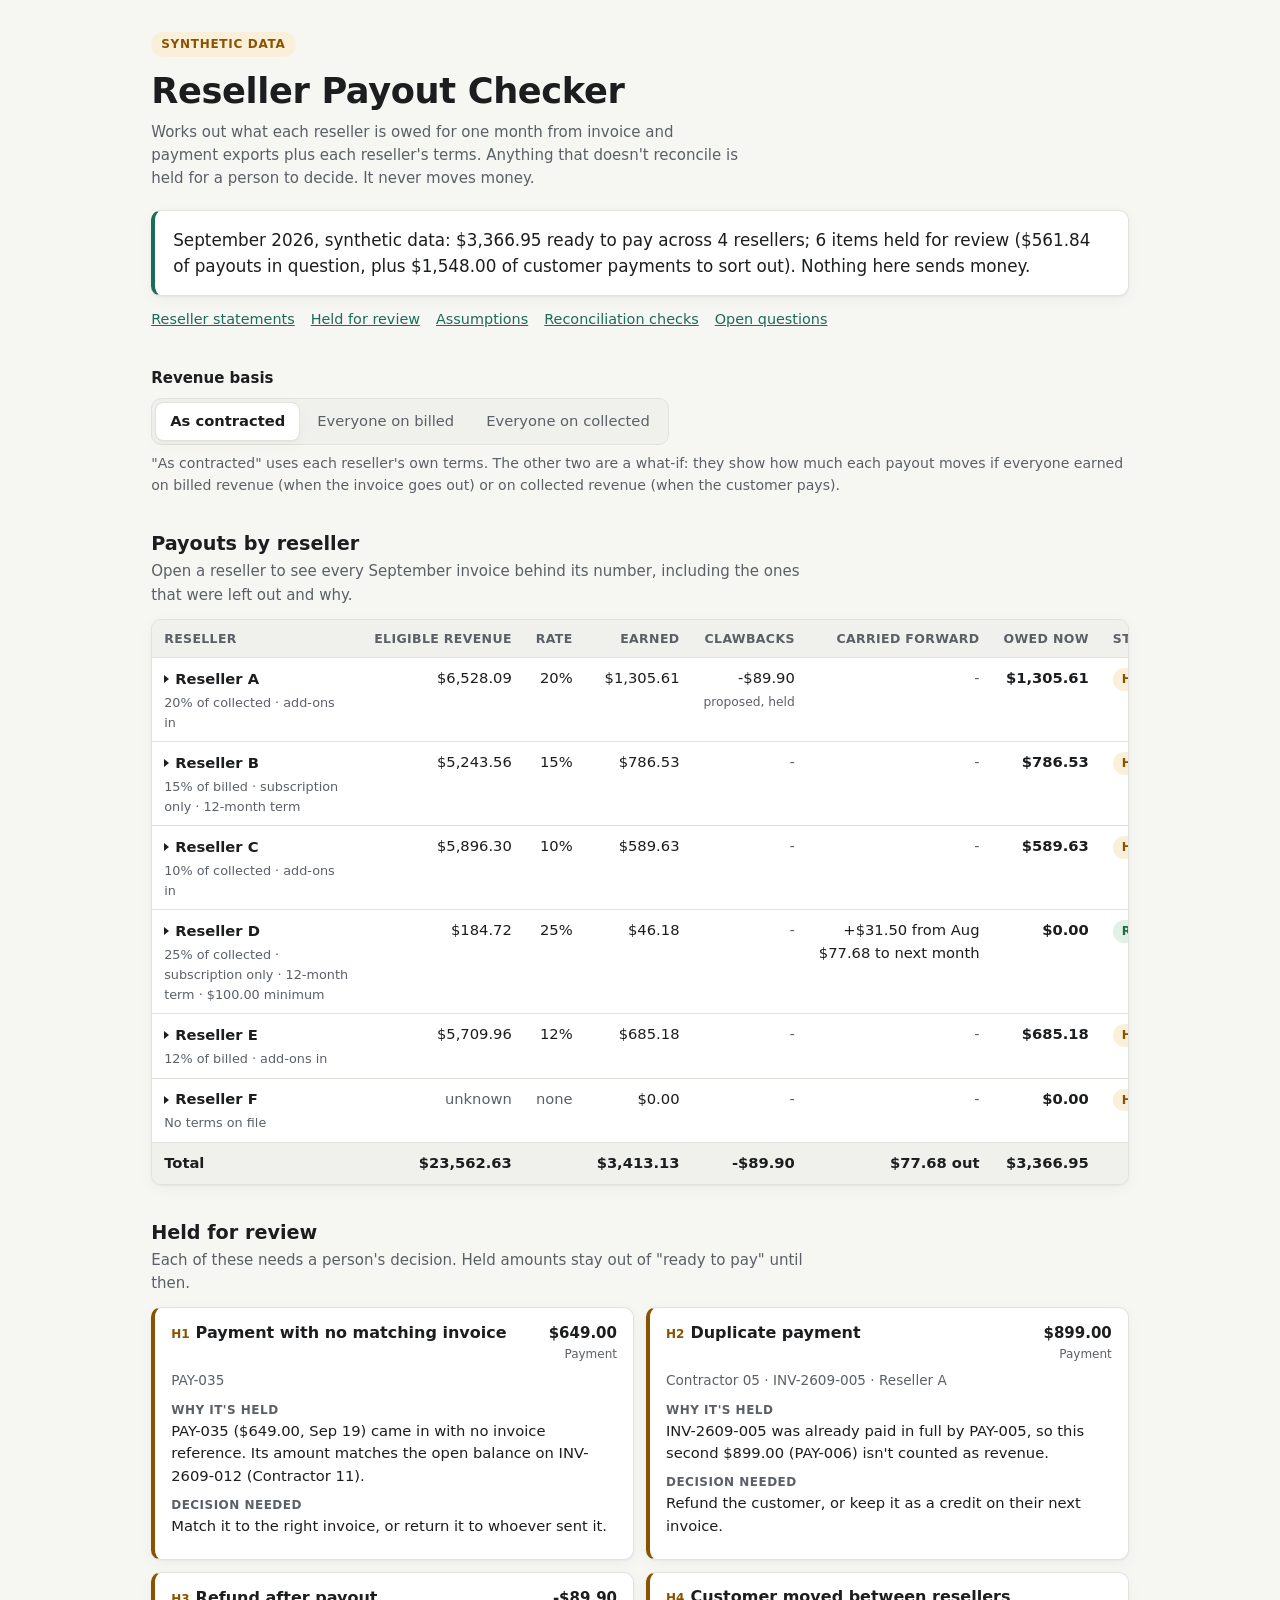
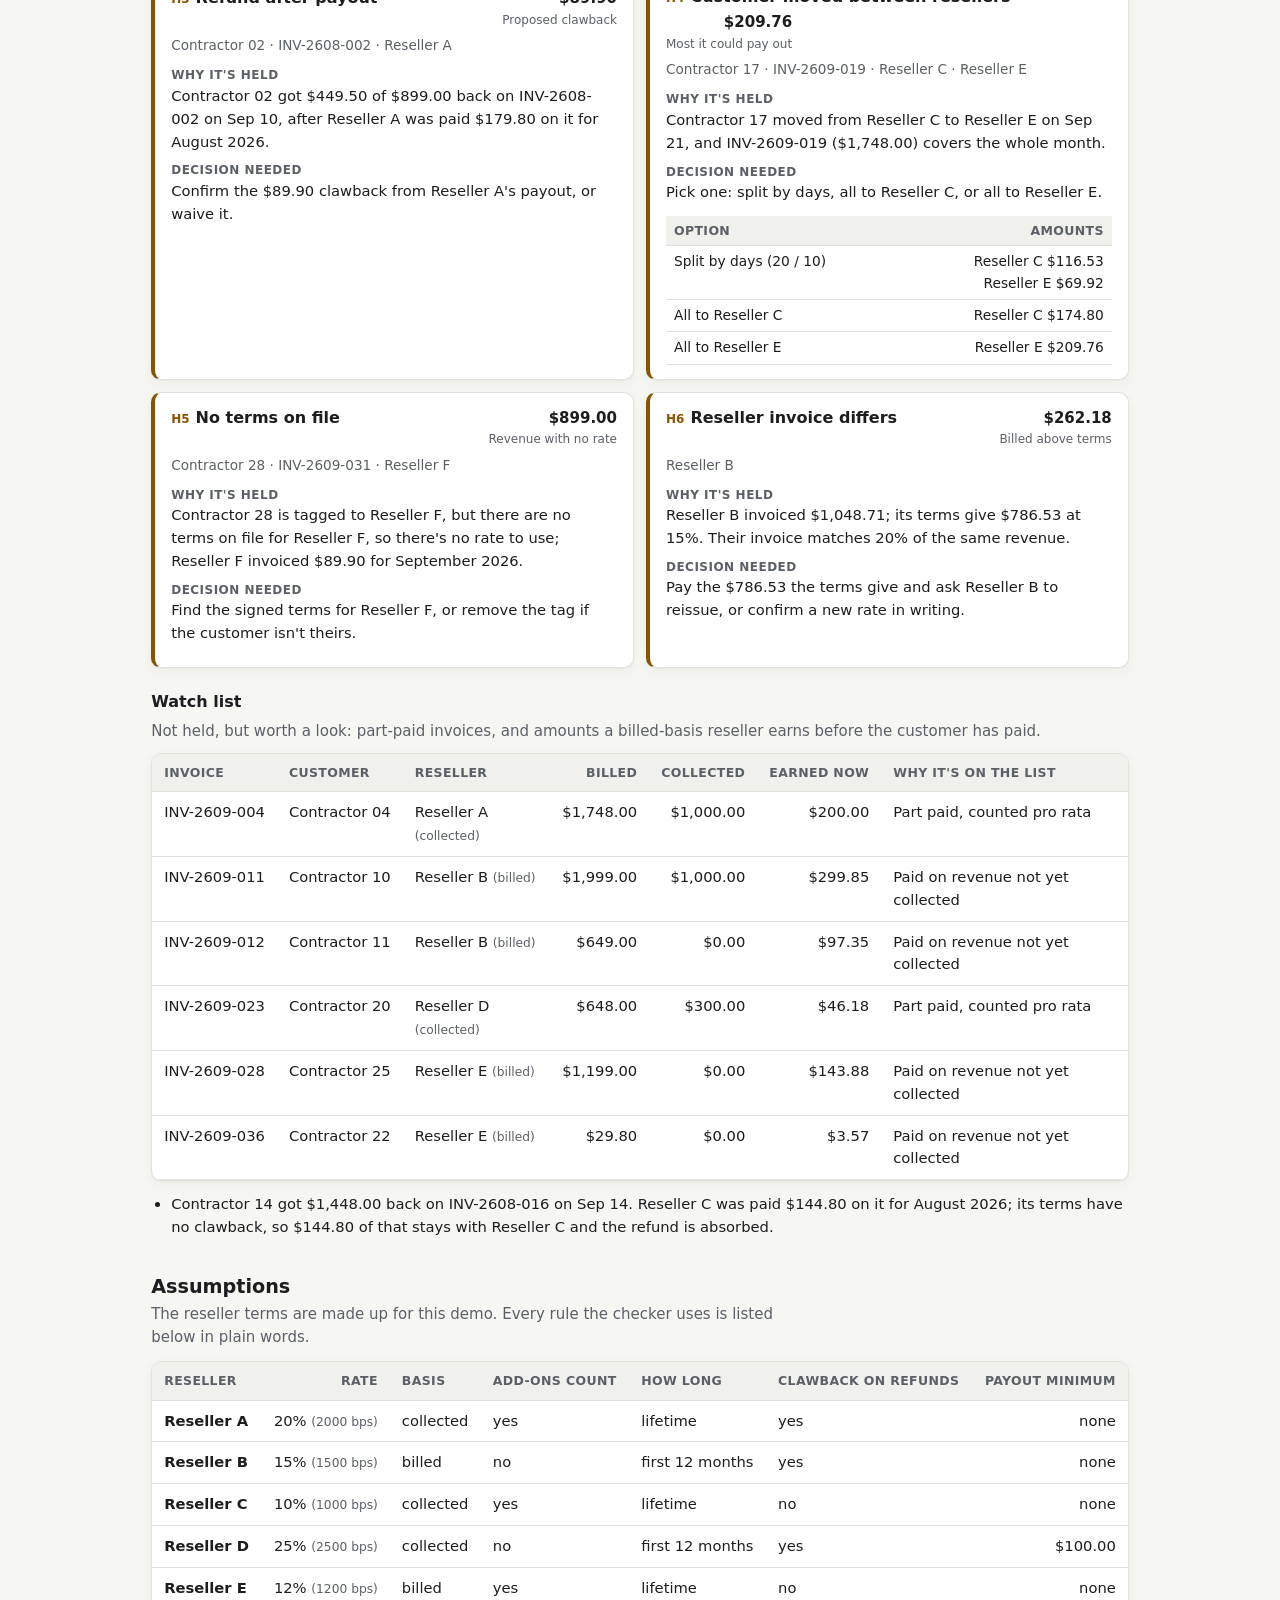
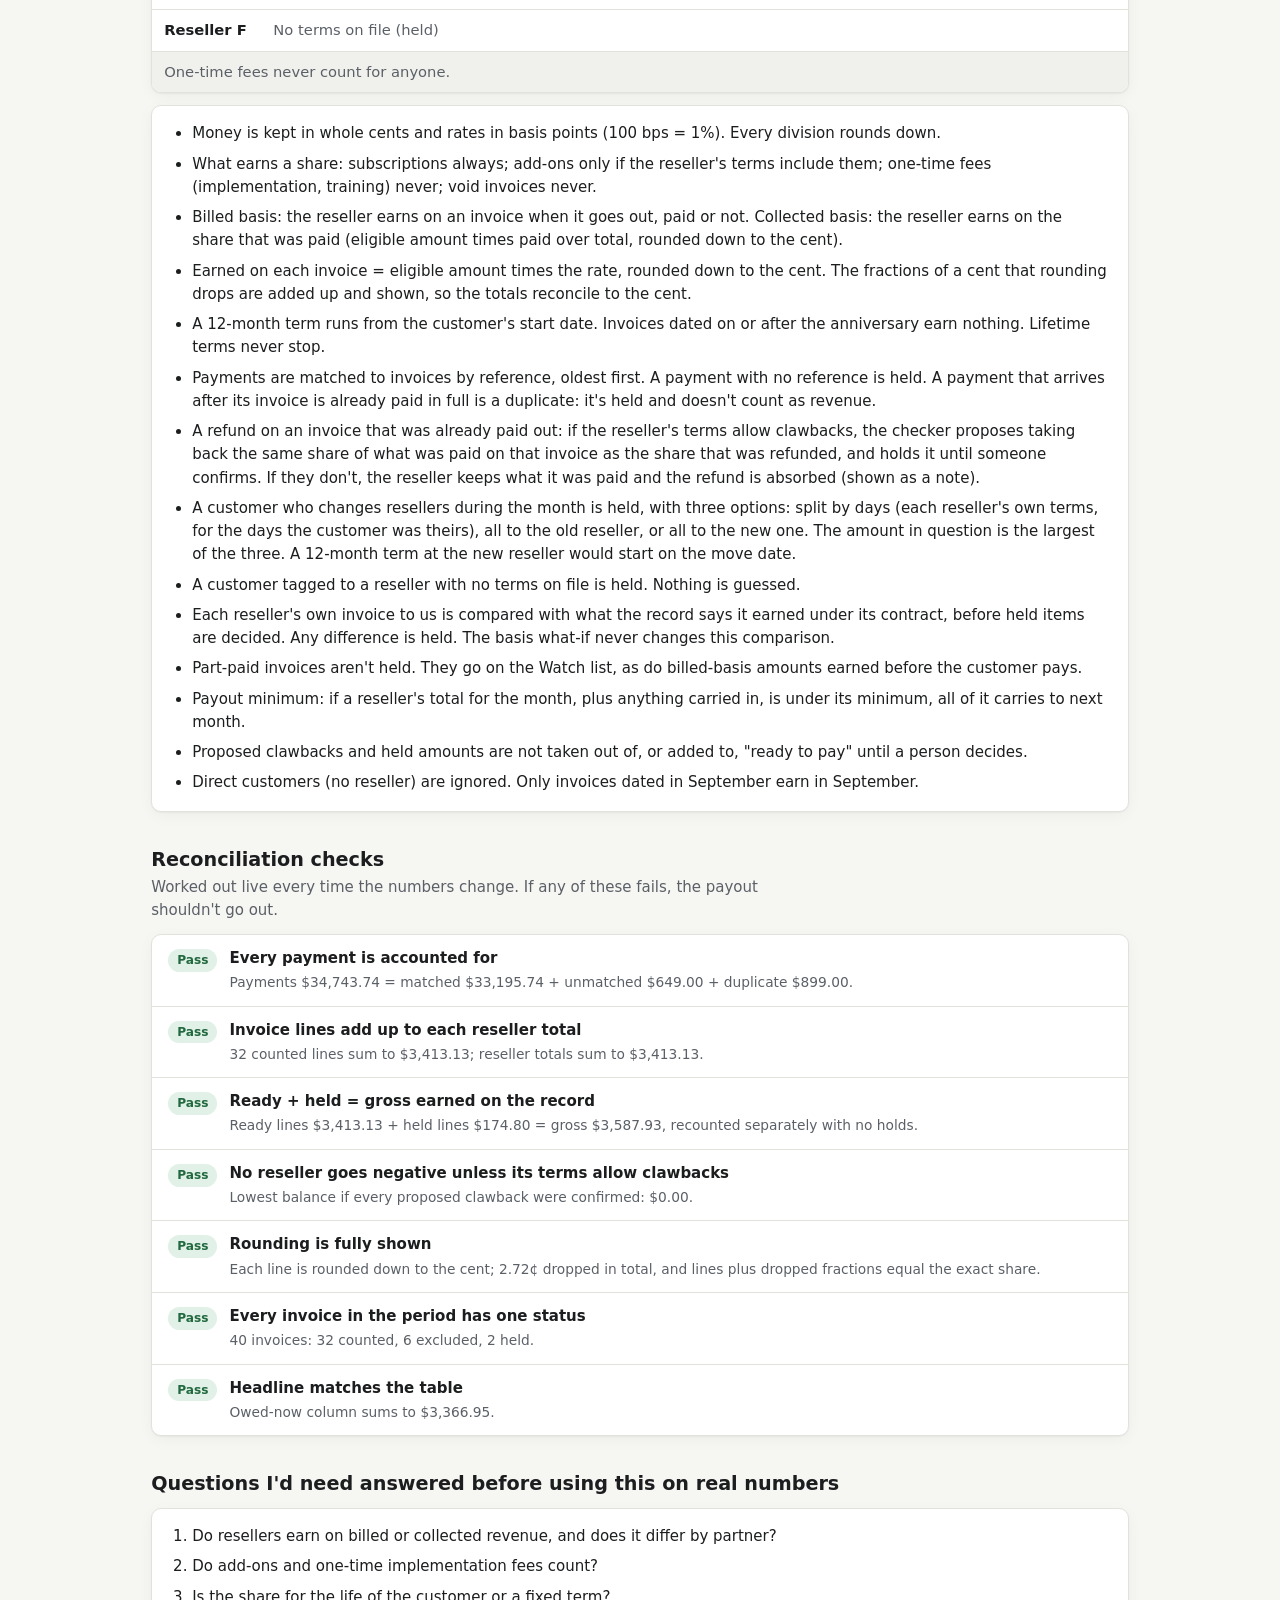
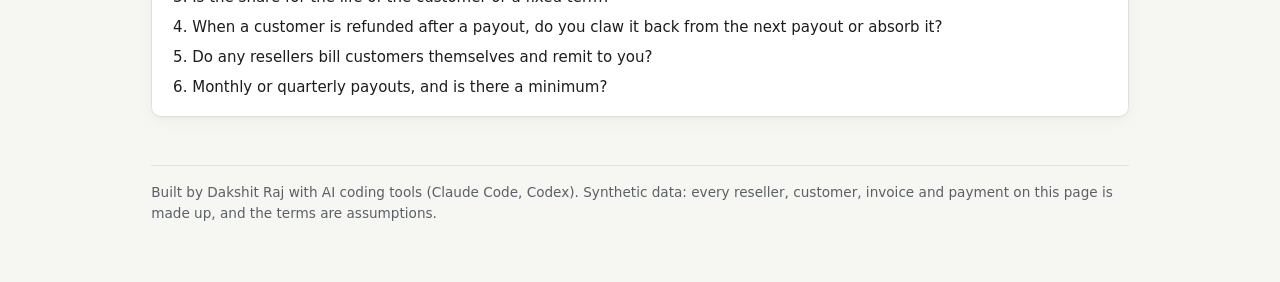
<file: index.html>
<!doctype html>
<html lang="en">
<head>
  <meta charset="utf-8">
  <meta name="viewport" content="width=device-width, initial-scale=1">
  <meta name="color-scheme" content="light dark">
  <meta name="description" content="Works out what each reseller is owed for one month from invoices, payments and reseller terms, and holds anything that doesn't reconcile for review. Synthetic data.">
  <title>Reseller Payout Checker</title>
  <link rel="stylesheet" href="styles.css">
</head>
<body>
  <div class="wrap">
    <header>
      <span class="tag">Synthetic data</span>
      <h1>Reseller Payout Checker</h1>
      <p class="lede">Works out what each reseller is owed for one month from invoice and payment exports plus each reseller's terms. Anything that doesn't reconcile is held for a person to decide. It never moves money.</p>
      <p class="result" id="result" aria-live="polite">Working out September payouts...</p>
      <noscript><p>This page needs JavaScript to work out the payouts.</p></noscript>
      <nav class="page-nav" aria-label="On this page">
        <a href="statements.html">Reseller statements</a>
        <a href="#held">Held for review</a>
        <a href="#assumptions">Assumptions</a>
        <a href="#checks">Reconciliation checks</a>
        <a href="#questions">Open questions</a>
      </nav>
    </header>

    <main>
      <section id="basis-section" aria-labelledby="basis-title">
        <fieldset class="basis">
          <legend id="basis-title">Revenue basis</legend>
          <div class="segmented">
            <label><input type="radio" name="basis" value="contract" checked><span>As contracted</span></label>
            <label><input type="radio" name="basis" value="billed"><span>Everyone on billed</span></label>
            <label><input type="radio" name="basis" value="collected"><span>Everyone on collected</span></label>
          </div>
        </fieldset>
        <p class="hint">"As contracted" uses each reseller's own terms. The other two are a what-if: they show how much each payout moves if everyone earned on billed revenue (when the invoice goes out) or on collected revenue (when the customer pays).</p>
      </section>

      <section id="payouts" aria-labelledby="payouts-title">
        <div class="section-head">
          <h2 id="payouts-title">Payouts by reseller</h2>
          <p>Open a reseller to see every September invoice behind its number, including the ones that were left out and why.</p>
        </div>
        <div class="card table-wrap">
          <table class="payouts" id="payout-table">
            <caption class="visually-hidden">Payout per reseller for the period</caption>
          </table>
        </div>
      </section>

      <section id="held" aria-labelledby="held-title">
        <div class="section-head">
          <h2 id="held-title">Held for review</h2>
          <p>Each of these needs a person's decision. Held amounts stay out of "ready to pay" until then.</p>
        </div>
        <div class="held-grid" id="held-list"></div>

        <h3 class="subhead" id="watch-title">Watch list</h3>
        <p class="muted">Not held, but worth a look: part-paid invoices, and amounts a billed-basis reseller earns before the customer has paid.</p>
        <div class="card table-wrap">
          <table class="watch" id="watch-table" aria-labelledby="watch-title"></table>
        </div>
        <ul class="notes" id="notes-list"></ul>
      </section>

      <section id="assumptions" aria-labelledby="assumptions-title">
        <div class="section-head">
          <h2 id="assumptions-title">Assumptions</h2>
          <p>The reseller terms are made up for this demo. Every rule the checker uses is listed below in plain words.</p>
        </div>
        <div class="card table-wrap">
          <table class="terms-table" id="terms-table">
            <caption class="visually-hidden">Reseller terms</caption>
          </table>
        </div>
        <div class="card prose stack-gap">
          <ul>
            <li>Money is kept in whole cents and rates in basis points (100 bps = 1%). Every division rounds down.</li>
            <li>What earns a share: subscriptions always; add-ons only if the reseller's terms include them; one-time fees (implementation, training) never; void invoices never.</li>
            <li>Billed basis: the reseller earns on an invoice when it goes out, paid or not. Collected basis: the reseller earns on the share that was paid (eligible amount times paid over total, rounded down to the cent).</li>
            <li>Earned on each invoice = eligible amount times the rate, rounded down to the cent. The fractions of a cent that rounding drops are added up and shown, so the totals reconcile to the cent.</li>
            <li>A 12-month term runs from the customer's start date. Invoices dated on or after the anniversary earn nothing. Lifetime terms never stop.</li>
            <li>Payments are matched to invoices by reference, oldest first. A payment with no reference is held. A payment that arrives after its invoice is already paid in full is a duplicate: it's held and doesn't count as revenue.</li>
            <li>A refund on an invoice that was already paid out: if the reseller's terms allow clawbacks, the checker proposes taking back the same share of what was paid on that invoice as the share that was refunded, and holds it until someone confirms. If they don't, the reseller keeps what it was paid and the refund is absorbed (shown as a note).</li>
            <li>A customer who changes resellers during the month is held, with three options: split by days (each reseller's own terms, for the days the customer was theirs), all to the old reseller, or all to the new one. The amount in question is the largest of the three. A 12-month term at the new reseller would start on the move date.</li>
            <li>A customer tagged to a reseller with no terms on file is held. Nothing is guessed.</li>
            <li>Each reseller's own invoice to us is compared with what the record says it earned under its contract, before held items are decided. Any difference is held. The basis what-if never changes this comparison.</li>
            <li>Part-paid invoices aren't held. They go on the Watch list, as do billed-basis amounts earned before the customer pays.</li>
            <li>Payout minimum: if a reseller's total for the month, plus anything carried in, is under its minimum, all of it carries to next month.</li>
            <li>Proposed clawbacks and held amounts are not taken out of, or added to, "ready to pay" until a person decides.</li>
            <li>Direct customers (no reseller) are ignored. Only invoices dated in September earn in September.</li>
          </ul>
        </div>
      </section>

      <section id="checks" aria-labelledby="checks-title">
        <div class="section-head">
          <h2 id="checks-title">Reconciliation checks</h2>
          <p>Worked out live every time the numbers change. If any of these fails, the payout shouldn't go out.</p>
        </div>
        <ul class="card checks" id="checks-list"></ul>
      </section>

      <section id="questions" aria-labelledby="questions-title">
        <div class="section-head">
          <h2 id="questions-title">Questions I'd need answered before using this on real numbers</h2>
        </div>
        <div class="card prose">
          <ol class="questions">
            <li>Do resellers earn on billed or collected revenue, and does it differ by partner?</li>
            <li>Do add-ons and one-time implementation fees count?</li>
            <li>Is the share for the life of the customer or a fixed term?</li>
            <li>When a customer is refunded after a payout, do you claw it back from the next payout or absorb it?</li>
            <li>Do any resellers bill customers themselves and remit to you?</li>
            <li>Monthly or quarterly payouts, and is there a minimum?</li>
          </ol>
        </div>
      </section>
    </main>

    <footer>
      <p>Built by Dakshit Raj with AI coding tools (Claude Code, Codex). Synthetic data: every reseller, customer, invoice and payment on this page is made up, and the terms are assumptions.</p>
    </footer>
  </div>

  <script src="data.js"></script>
  <script src="payout.mjs"></script>
  <script src="app.js"></script>
</body>
</html>
</file>
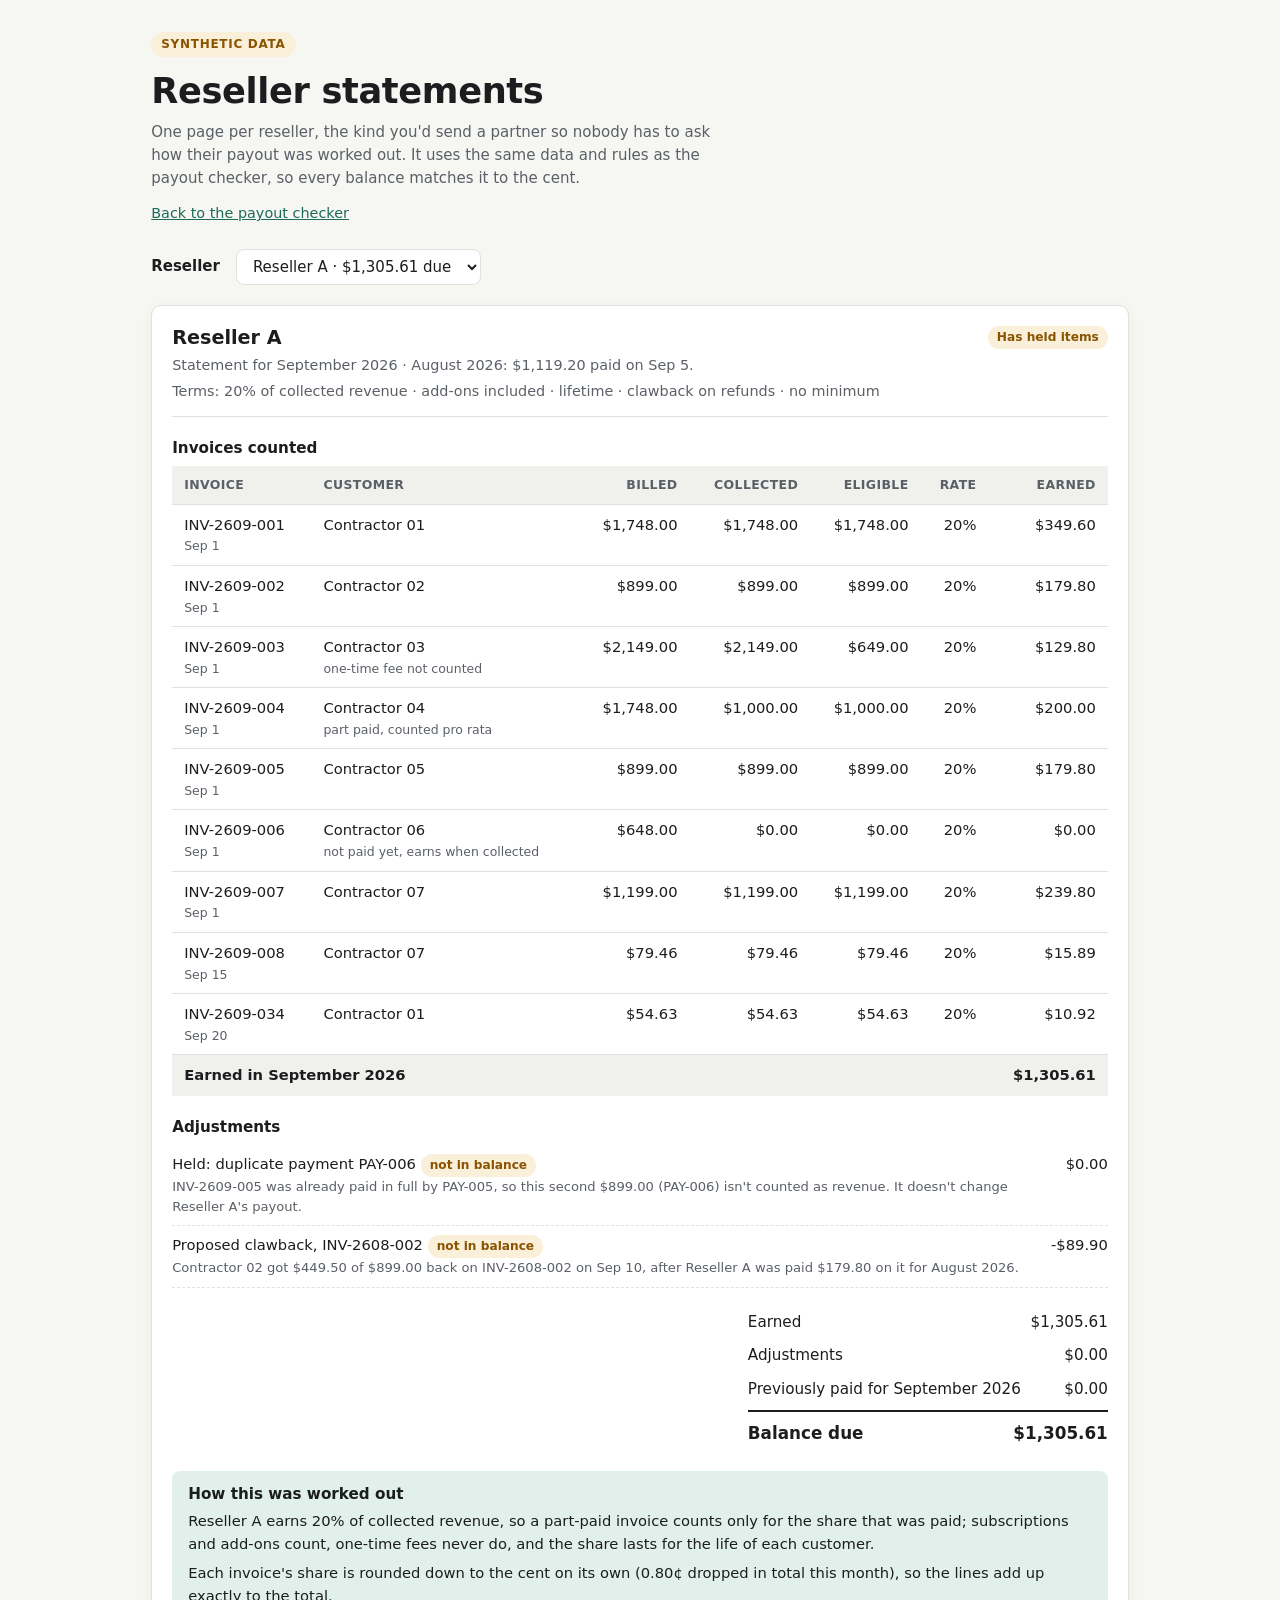
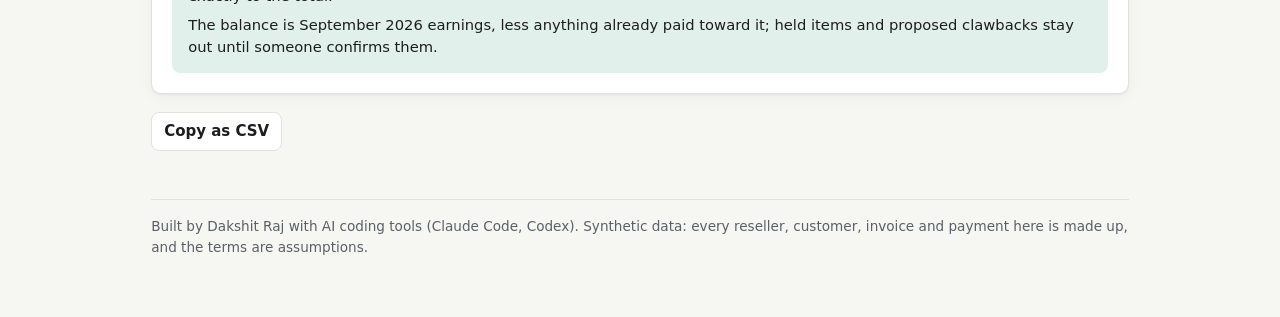
<file: statements.html>
<!doctype html>
<html lang="en">
<head>
  <meta charset="utf-8">
  <meta name="viewport" content="width=device-width, initial-scale=1">
  <meta name="color-scheme" content="light dark">
  <meta name="description" content="A one-page payout statement per reseller, built from the same data and rules as the Reseller Payout Checker. Synthetic data.">
  <title>Reseller Statements</title>
  <link rel="stylesheet" href="styles.css">
</head>
<body>
  <div class="wrap">
    <header>
      <span class="tag">Synthetic data</span>
      <h1>Reseller statements</h1>
      <p class="lede">One page per reseller, the kind you'd send a partner so nobody has to ask how their payout was worked out. It uses the same data and rules as the payout checker, so every balance matches it to the cent.</p>
      <noscript><p>This page needs JavaScript to build the statements.</p></noscript>
      <nav class="page-nav" aria-label="Pages">
        <a href="index.html">Back to the payout checker</a>
      </nav>
    </header>

    <main>
      <div class="controls">
        <label for="reseller-picker">Reseller</label>
        <select id="reseller-picker"></select>
        <span class="muted" id="picker-status"></span>
      </div>

      <article class="card statement" id="statement" aria-live="polite"></article>

      <div class="copy-row">
        <button type="button" class="btn" id="copy-csv">Copy as CSV</button>
        <span class="copy-status" id="copy-status" role="status"></span>
      </div>
      <label class="visually-hidden" for="csv-fallback">Statement as CSV</label>
      <textarea class="csv" id="csv-fallback" readonly hidden></textarea>
    </main>

    <footer>
      <p>Built by Dakshit Raj with AI coding tools (Claude Code, Codex). Synthetic data: every reseller, customer, invoice and payment here is made up, and the terms are assumptions.</p>
    </footer>
  </div>

  <script src="data.js"></script>
  <script src="payout.mjs"></script>
  <script src="statements.js"></script>
</body>
</html>
</file>
<file: styles.css>
:root {
  --bg: #f6f6f3;
  --surface: #ffffff;
  --surface-2: #f0f1ed;
  --fg: #1b1d1f;
  --muted: #5b6067;
  --border: #e1e2dc;
  --accent: #1d6b59;
  --accent-soft: #e2f0eb;
  --ok: #22693f;
  --ok-soft: #e1f1e7;
  --warn: #8a5300;
  --warn-soft: #faefd9;
  --bad: #a3302b;
  --bad-soft: #f7e2e0;
  --focus: #2f6fd6;
  --shadow: 0 1px 2px rgba(20, 24, 28, 0.05), 0 4px 16px rgba(20, 24, 28, 0.04);
  color-scheme: light;
}

@media (prefers-color-scheme: dark) {
  :root {
    --bg: #111315;
    --surface: #181b1e;
    --surface-2: #1f2327;
    --fg: #e7e8e9;
    --muted: #a1a6ac;
    --border: #2b3035;
    --accent: #5fc4a8;
    --accent-soft: #163a31;
    --ok: #74d39b;
    --ok-soft: #16301f;
    --warn: #e8b55e;
    --warn-soft: #382b14;
    --bad: #f2908a;
    --bad-soft: #3a1c1a;
    --focus: #7aa7ff;
    --shadow: none;
    color-scheme: dark;
  }
}

*,
*::before,
*::after {
  box-sizing: border-box;
}

html {
  -webkit-text-size-adjust: 100%;
}

body {
  margin: 0;
  background: var(--bg);
  color: var(--fg);
  font: 15px/1.55 ui-sans-serif, system-ui, -apple-system, "Segoe UI", Roboto, "Helvetica Neue", Arial, sans-serif;
}

.wrap {
  max-width: 1080px;
  margin: 0 auto;
  padding-inline: max(16px, 4vw);
  padding-block: 32px 48px;
}

a {
  color: var(--accent);
}

a:focus-visible,
button:focus-visible,
select:focus-visible,
input:focus-visible + span,
textarea:focus-visible {
  outline: 2px solid var(--focus);
  outline-offset: 2px;
}

h1,
h2,
h3 {
  line-height: 1.25;
  margin: 0;
}

h1 {
  font-size: clamp(1.6rem, 1.2rem + 1.6vw, 2.2rem);
  letter-spacing: -0.01em;
}

h2 {
  font-size: 1.2rem;
  margin-bottom: 4px;
}

h3 {
  font-size: 1rem;
}

p {
  margin: 0 0 10px;
}

small,
.muted {
  color: var(--muted);
}

.num,
td.num,
th.num {
  font-variant-numeric: tabular-nums;
  text-align: right;
  white-space: nowrap;
}

/* ---------- header */

.tag {
  display: inline-block;
  font-size: 0.75rem;
  font-weight: 600;
  letter-spacing: 0.06em;
  text-transform: uppercase;
  color: var(--warn);
  background: var(--warn-soft);
  border-radius: 999px;
  padding: 3px 10px;
  margin-bottom: 12px;
}

.lede {
  color: var(--muted);
  max-width: 62ch;
  margin-top: 8px;
}

.result {
  margin: 20px 0 8px;
  padding: 16px 18px;
  background: var(--surface);
  border: 1px solid var(--border);
  border-left: 4px solid var(--accent);
  border-radius: 10px;
  box-shadow: var(--shadow);
  font-size: 1.05rem;
  font-weight: 500;
}

.page-nav {
  display: flex;
  flex-wrap: wrap;
  gap: 6px 16px;
  font-size: 0.9rem;
  margin-top: 12px;
}

/* ---------- sections */

section {
  margin-top: 36px;
}

.section-head {
  margin-bottom: 12px;
}

.section-head p {
  color: var(--muted);
  margin: 0;
  max-width: 70ch;
}

.card {
  background: var(--surface);
  border: 1px solid var(--border);
  border-radius: 10px;
  box-shadow: var(--shadow);
}

/* ---------- basis control */

.basis {
  border: 0;
  padding: 0;
  margin: 0;
  min-width: 0;
}

.basis legend {
  font-weight: 600;
  margin-bottom: 8px;
  padding: 0;
}

.segmented {
  display: inline-flex;
  flex-wrap: wrap;
  gap: 4px;
  padding: 4px;
  background: var(--surface-2);
  border: 1px solid var(--border);
  border-radius: 10px;
  max-width: 100%;
}

.segmented label {
  position: relative;
  cursor: pointer;
}

.segmented input {
  position: absolute;
  opacity: 0;
  width: 1px;
  height: 1px;
}

.segmented span {
  display: block;
  padding: 7px 14px;
  border-radius: 7px;
  font-size: 0.92rem;
  color: var(--muted);
}

.segmented input:checked + span {
  background: var(--surface);
  color: var(--fg);
  font-weight: 600;
  box-shadow: var(--shadow);
  outline: 1px solid var(--border);
}

.hint {
  font-size: 0.88rem;
  color: var(--muted);
  margin-top: 8px;
}

/* ---------- tables */

.table-wrap {
  overflow-x: auto;
  -webkit-overflow-scrolling: touch;
  max-width: 100%;
}

table {
  width: 100%;
  border-collapse: collapse;
  font-size: 0.92rem;
}

caption {
  text-align: left;
  color: var(--muted);
  font-size: 0.85rem;
  padding: 0 0 8px;
}

th,
td {
  padding: 9px 12px;
  border-bottom: 1px solid var(--border);
  vertical-align: top;
  text-align: left;
}

thead th {
  font-size: 0.78rem;
  font-weight: 600;
  letter-spacing: 0.03em;
  text-transform: uppercase;
  color: var(--muted);
  background: var(--surface-2);
  white-space: nowrap;
}

tfoot td,
tfoot th {
  font-weight: 600;
  border-bottom: 0;
  background: var(--surface-2);
}

.payouts {
  min-width: 900px;
}

th[scope="row"],
.watch td:nth-child(-n + 2),
table.sub td:nth-child(-n + 3),
.options td:first-child {
  white-space: nowrap;
}

.payouts th[scope="row"] {
  white-space: normal;
  min-width: 210px;
}

.expander {
  white-space: nowrap;
}

.payouts tbody > tr.reseller > * {
  border-bottom: 1px solid var(--border);
}

.expander {
  all: unset;
  cursor: pointer;
  font-weight: 600;
  display: inline-flex;
  align-items: center;
  gap: 6px;
  border-radius: 4px;
}

.expander::before {
  content: "";
  width: 0;
  height: 0;
  border-left: 5px solid currentColor;
  border-top: 4px solid transparent;
  border-bottom: 4px solid transparent;
  transition: transform 0.15s ease;
}

.expander[aria-expanded="true"]::before {
  transform: rotate(90deg);
}

.expander:focus-visible {
  outline: 2px solid var(--focus);
  outline-offset: 2px;
}

.terms-line {
  display: block;
  font-size: 0.8rem;
  color: var(--muted);
  font-weight: 400;
  margin-top: 2px;
}

tr.detail > td {
  background: var(--surface-2);
  padding: 10px 12px 14px;
}

table.sub {
  min-width: 760px;
  font-size: 0.86rem;
  background: var(--surface);
  border: 1px solid var(--border);
  border-radius: 8px;
}

table.sub th,
table.sub td {
  padding: 6px 10px;
}

.row-excluded td {
  color: var(--muted);
}

.row-held td:first-child {
  box-shadow: inset 3px 0 0 var(--warn);
}

.delta-up {
  color: var(--ok);
}

.delta-down {
  color: var(--bad);
}

/* ---------- pills */

.pill {
  display: inline-block;
  font-size: 0.76rem;
  font-weight: 600;
  padding: 2px 9px;
  border-radius: 999px;
  white-space: nowrap;
}

.pill-ok {
  color: var(--ok);
  background: var(--ok-soft);
}

.pill-warn {
  color: var(--warn);
  background: var(--warn-soft);
}

.pill-bad {
  color: var(--bad);
  background: var(--bad-soft);
}

.pill-neutral {
  color: var(--muted);
  background: var(--surface-2);
}

/* ---------- held + watch */

.held-grid {
  display: grid;
  grid-template-columns: repeat(auto-fill, minmax(min(100%, 320px), 1fr));
  gap: 12px;
}

.held-card {
  padding: 14px 16px;
  border-left: 4px solid var(--warn);
  min-width: 0;
}

.held-card header {
  display: flex;
  flex-wrap: wrap;
  align-items: baseline;
  justify-content: space-between;
  gap: 4px 12px;
  margin-bottom: 6px;
}

.held-card .id {
  font-size: 0.75rem;
  font-weight: 700;
  color: var(--warn);
  margin-right: 6px;
}

.held-card .amount {
  font-weight: 700;
  font-variant-numeric: tabular-nums;
  text-align: right;
}

.held-card .amount small {
  display: block;
  font-weight: 400;
  font-size: 0.75rem;
}

.held-card .meta {
  font-size: 0.85rem;
  color: var(--muted);
}

.held-card p {
  font-size: 0.92rem;
}

.held-card dl {
  margin: 0;
}

.held-card dt {
  font-size: 0.75rem;
  font-weight: 600;
  text-transform: uppercase;
  letter-spacing: 0.04em;
  color: var(--muted);
}

.held-card dd {
  margin: 0 0 8px;
  font-size: 0.92rem;
}

.options {
  margin-top: 4px;
  font-size: 0.86rem;
}

.options td,
.options th {
  padding: 5px 8px;
}

.watch {
  min-width: 720px;
}

.notes {
  margin: 12px 0 0;
  padding-left: 20px;
  font-size: 0.92rem;
}

.subhead {
  margin: 24px 0 8px;
}

/* ---------- assumptions, checks, questions */

.prose {
  padding: 16px 20px;
}

.prose ul,
.prose ol {
  margin: 0;
  padding-left: 20px;
}

.prose li {
  margin-bottom: 7px;
}

.prose li:last-child {
  margin-bottom: 0;
}

.terms-table {
  min-width: 640px;
}

.checks {
  list-style: none;
  margin: 0;
  padding: 0;
}

.checks li {
  display: grid;
  grid-template-columns: auto 1fr;
  gap: 2px 12px;
  padding: 12px 16px;
  border-bottom: 1px solid var(--border);
}

.checks li:last-child {
  border-bottom: 0;
}

.checks .pill {
  grid-row: span 2;
  align-self: start;
  margin-top: 2px;
}

.checks .name {
  font-weight: 600;
}

.checks .detail {
  font-size: 0.86rem;
  color: var(--muted);
  min-width: 0;
  overflow-wrap: anywhere;
}

.questions li {
  font-weight: 500;
}

footer {
  margin-top: 48px;
  padding-top: 16px;
  border-top: 1px solid var(--border);
  font-size: 0.85rem;
  color: var(--muted);
}

noscript p {
  padding: 12px 16px;
  background: var(--warn-soft);
  color: var(--warn);
  border-radius: 8px;
}

/* ---------- statements page */

.controls {
  display: flex;
  flex-wrap: wrap;
  align-items: center;
  gap: 10px 16px;
  margin-top: 24px;
}

.controls label {
  font-weight: 600;
}

select,
button.btn {
  font: inherit;
  color: var(--fg);
  background: var(--surface);
  border: 1px solid var(--border);
  border-radius: 8px;
  padding: 7px 12px;
}

button.btn {
  cursor: pointer;
  font-weight: 600;
}

button.btn:hover {
  background: var(--surface-2);
}

.statement {
  margin-top: 20px;
  padding: 20px;
}

.statement-head {
  display: flex;
  flex-wrap: wrap;
  justify-content: space-between;
  align-items: flex-start;
  gap: 8px 16px;
  padding-bottom: 14px;
  border-bottom: 1px solid var(--border);
  margin-bottom: 16px;
}

.statement-head p {
  margin: 4px 0 0;
  font-size: 0.9rem;
  color: var(--muted);
}

.statement h3 {
  margin: 22px 0 8px;
  font-size: 0.95rem;
}

.statement .lines {
  min-width: 720px;
}

.statement .lines td:first-child {
  white-space: nowrap;
}

.line-note {
  display: block;
  font-size: 0.78rem;
  color: var(--muted);
}

.adjustments {
  list-style: none;
  margin: 0;
  padding: 0;
}

.adjustments li {
  display: flex;
  flex-wrap: wrap;
  justify-content: space-between;
  gap: 2px 16px;
  padding: 8px 0;
  border-bottom: 1px dashed var(--border);
  font-size: 0.92rem;
}

.adjustments li > div {
  min-width: 0;
  flex: 1 1 260px;
}

.adjustments .reason {
  display: block;
  font-size: 0.82rem;
  color: var(--muted);
}

.totals {
  margin: 18px 0 0 auto;
  max-width: 360px;
  font-size: 0.95rem;
}

.totals div {
  display: flex;
  justify-content: space-between;
  gap: 16px;
  padding: 5px 0;
}

.totals .due {
  border-top: 2px solid var(--fg);
  margin-top: 4px;
  padding-top: 8px;
  font-weight: 700;
  font-size: 1.05rem;
}

.how {
  margin-top: 20px;
  padding: 14px 16px;
  background: var(--accent-soft);
  border-radius: 8px;
  font-size: 0.92rem;
}

.how h3 {
  margin: 0 0 6px;
}

.how p {
  margin: 0 0 6px;
}

.how p:last-child {
  margin: 0;
}

.copy-row {
  display: flex;
  flex-wrap: wrap;
  align-items: center;
  gap: 8px 12px;
  margin-top: 18px;
}

.copy-status {
  font-size: 0.88rem;
  color: var(--muted);
}

textarea.csv {
  width: 100%;
  min-height: 160px;
  margin-top: 10px;
  font: 0.8rem/1.4 ui-monospace, SFMono-Regular, Menlo, Consolas, monospace;
  color: var(--fg);
  background: var(--surface-2);
  border: 1px solid var(--border);
  border-radius: 8px;
  padding: 10px;
}

.rounding-note {
  margin: 8px 0 0;
  font-size: 0.82rem;
  color: var(--muted);
}

.terms-foot {
  font-weight: 400;
  color: var(--muted);
}

.stack-gap {
  margin-top: 12px;
}

.visually-hidden {
  position: absolute !important;
  width: 1px;
  height: 1px;
  padding: 0;
  margin: -1px;
  overflow: hidden;
  clip: rect(0 0 0 0);
  white-space: nowrap;
  border: 0;
}

[hidden] {
  display: none !important;
}

@media (max-width: 520px) {
  body {
    font-size: 14px;
  }
  .wrap {
    padding-block: 20px 36px;
  }
  .result {
    font-size: 1rem;
    padding: 14px;
  }
  .statement {
    padding: 14px;
  }
  .segmented {
    display: flex;
  }
  .segmented label {
    flex: 1 1 auto;
  }
  .segmented span {
    text-align: center;
    padding: 7px 10px;
  }
}
</file>
